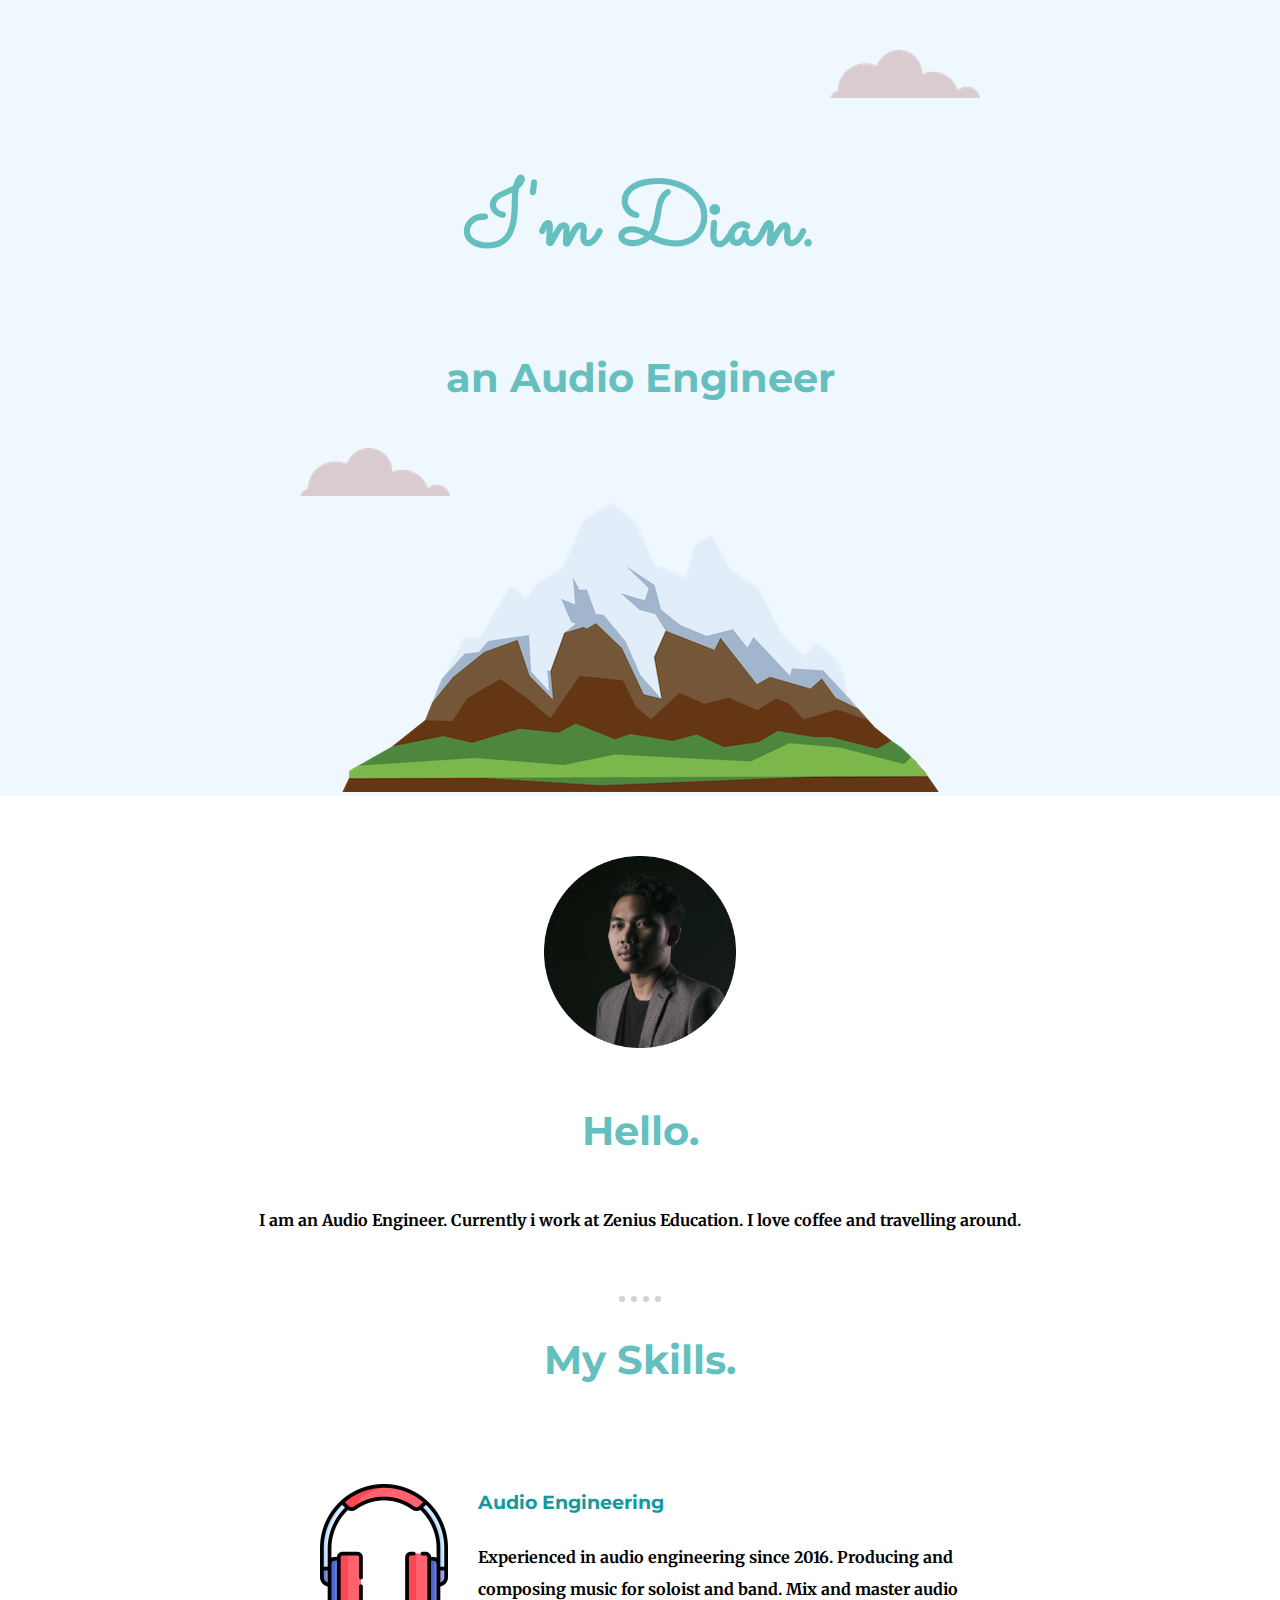
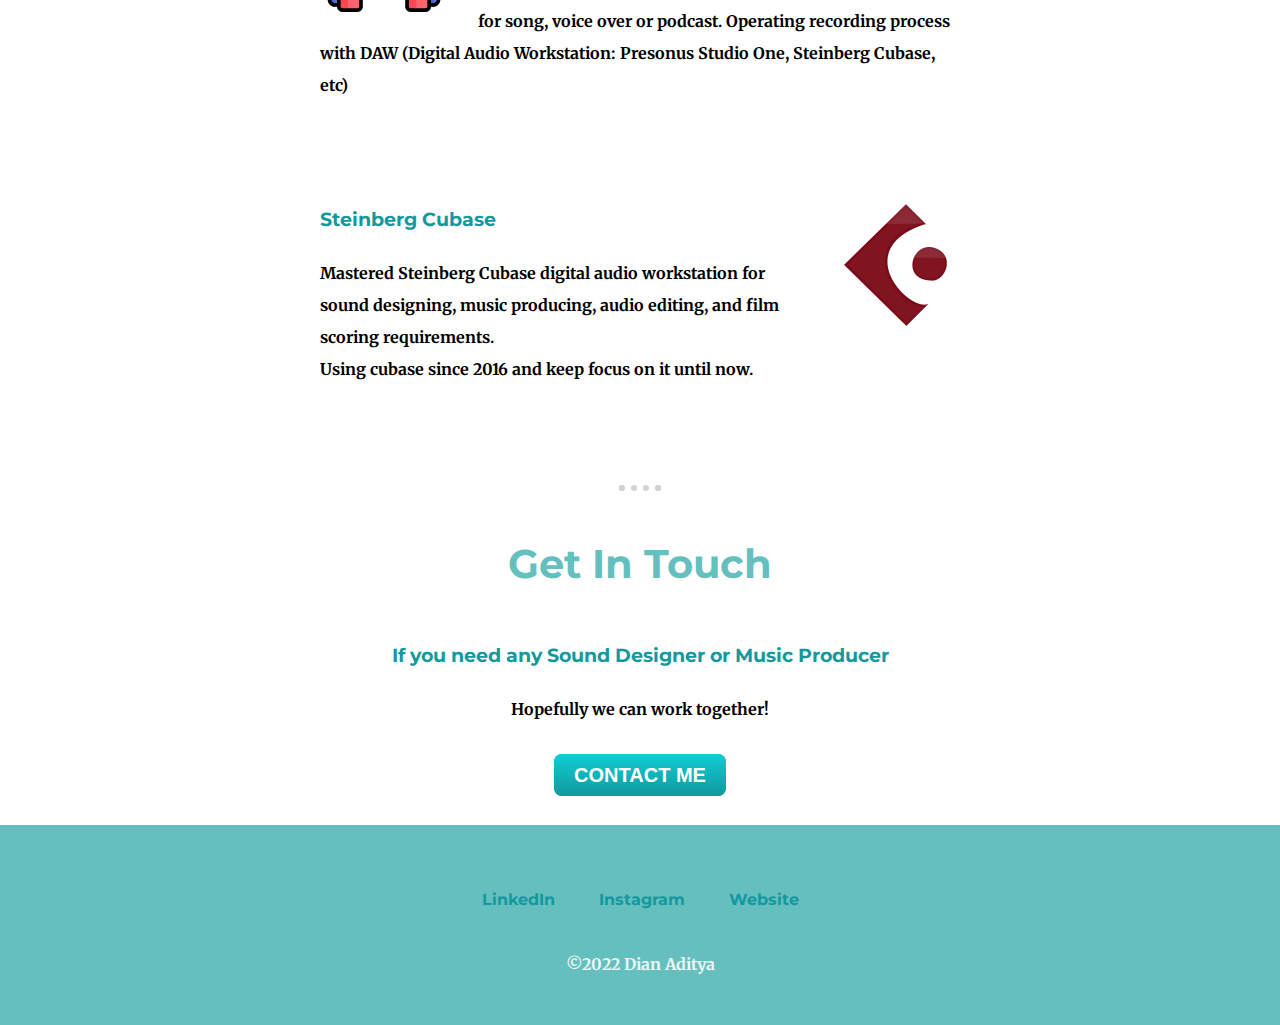
<file: index.html>
<!DOCTYPE html>
<html lang="en">
<head>
    <meta charset="UTF-8">
    <title>Dian Aditya</title>
    <link rel="stylesheet" href="css/styles.css">
    <link rel="icon" href="favicon.ico">
    <link rel="preconnect" href="https://fonts.googleapis.com">
    <link rel="preconnect" href="https://fonts.gstatic.com" crossorigin>
    <link href="https://fonts.googleapis.com/css2?family=Merriweather&family=Montserrat&family=Sacramento&display=swap" rel="stylesheet">
</head>
<body>
    <div class="top">
        <img class="top-cloud" src="images/cloud.png" alt="cloud-img">
        <h1>I'm Dian.</h1>
        <h2>an Audio Engineer</h2>
        <img class="bottom-cloud" src="images/cloud.png" alt="cloud-img">
        <img src="images/mountain.png" alt="mountain-img">
        </div>
        <div class="mid">
        <div class="profile">
          <img class="profile-picture" src="images/dian-modified.png" alt="profile-picture">
          <h2>Hello.</h2>
          <p>I am an Audio Engineer. Currently i work at Zenius Education. I love coffee and travelling around.</p>
        </div>
        </div>
        <hr class="horizon">
        <div class="skills">
          <h2>My Skills.</h2>
          <div class="skill-row">
            <img class="headphones-img" src="images/headphones.png" alt="headphones-img">
            <h3>Audio Engineering</h3>
            <p>Experienced in audio engineering since 2016. Producing and composing music for soloist and band. Mix and master audio for song, voice over or podcast. Operating recording process with DAW (Digital Audio Workstation: Presonus Studio One, Steinberg Cubase, etc)</p>
            </div>
            <div class="skill-row">
            <img class="cubase-img" src="images/Cubase.png" alt="cubase-img">
            <h3>Steinberg Cubase</h3>
            <p class="cubase-description">Mastered Steinberg Cubase digital audio workstation for sound designing, music producing, audio editing, and film scoring requirements. <br>
                Using cubase since 2016 and keep focus on it until now.</p>
          </div>
        </div>
        <hr class="horizon">
        <div class="contact-me">
          <h2>Get In Touch</h2>
          <h3>If you need any Sound Designer or Music Producer</h3>
          <p>Hopefully we can work together!</p>
        <div class="button">
          <a class="btn" href="mailto:dian.aditya53@gmail.com">CONTACT ME</a>
        </div>
        </div>
      </div>
      
      
      <footer class="bottom">
        <a class="footer-link" href="https://www.linkedin.com/in/dian-aditya-a297b3169/">LinkedIn</a>
        <a class="footer-link" href="https://www.instagram.com/dian.aditya_/">Instagram</a>
        <a class="footer-link" href="https://soundcloud.com/">Website</a>
        <p class="copyright">©2022 Dian Aditya</p>
      </footer>
      
    
</body>
</html>
</file>
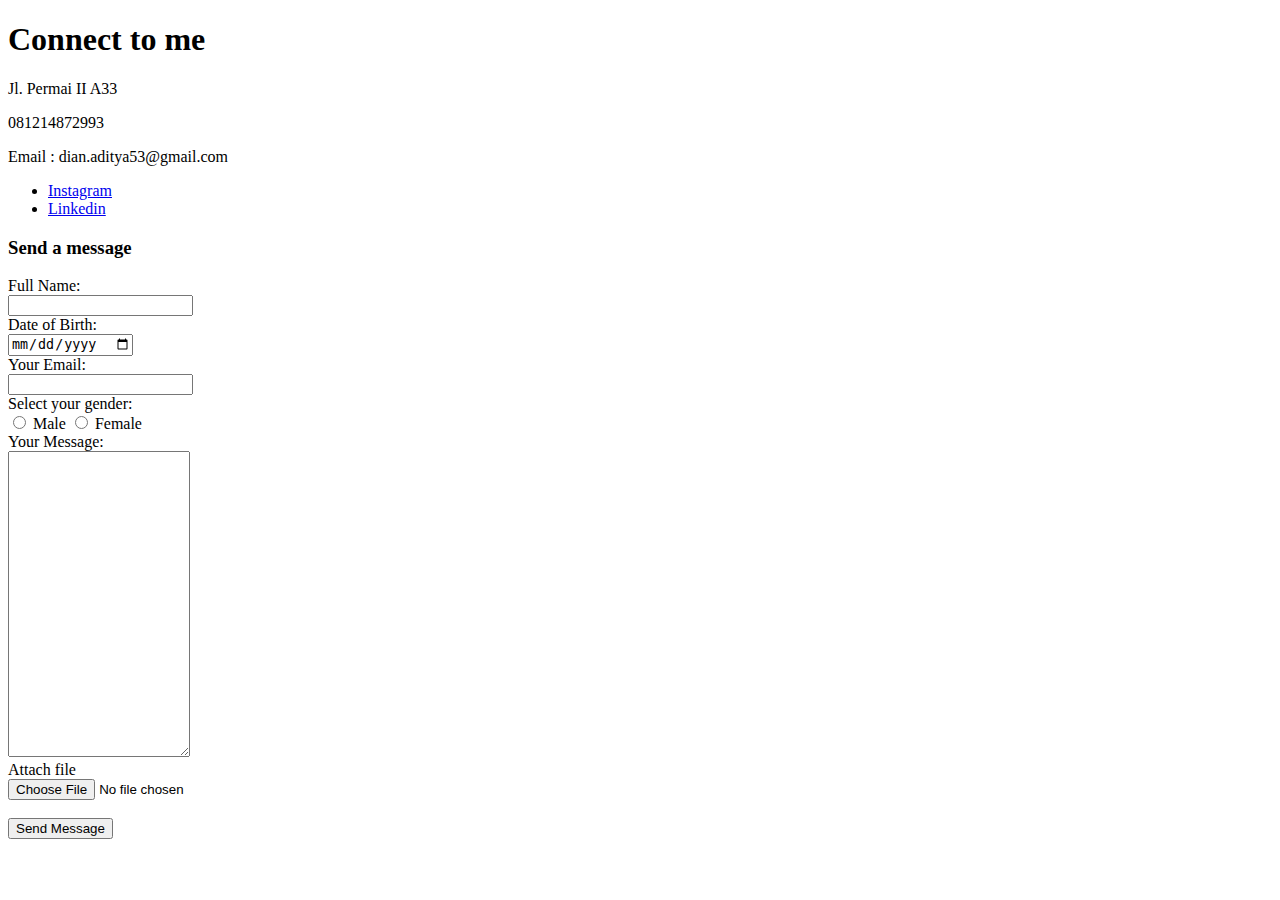
<file: contact.html>
<!DOCTYPE html>
<html lang="en">
<head>
    <meta charset="UTF-8">
    <meta http-equiv="X-UA-Compatible" content="IE=edge">
    <meta name="viewport" content="width=device-width, initial-scale=1.0">
    <title>Contact Dian Aditya</title>
</head>
<body>
    <h1>Connect to me</h1>
    <p>Jl. Permai II A33</p>
    <p>081214872993</p>
    <p>Email : dian.aditya53@gmail.com</p>
    <ul>
        <li><a href="https://www.instagram.com/dian.aditya_/">Instagram</a></li>
        <li><a href="https://www.linkedin.com/in/dian-aditya-a297b3169/">Linkedin</a></li>
    </ul>
    <h3>Send a message</h3>
    <form action="dian.aditya53@gmail.com" method="post" enctype="text/plain">
        <label>Full Name:</label>
        <br>
        <input type="text" name="Name" id="">
        <br>
        <label>Date of Birth:</label>
        <br>
        <input type="date" name="Date of Birth" id="">
        <br>
        <label>Your Email:</label>
        <br>
        <input type="email" name="From">
        <br>
        <label>Select your gender:</label>
        <br>
        <input type="radio" id="genderChoice1" name="gender" value="male">
        <label for="genderchoice1">Male</label>
        <input type="radio" id="genderChoice2" name="gender" value="female">
        <label for="genderchoice1">Female</label>
        <br>
        <label>Your Message:</label>
        <br>
        <textarea name="Message" id="" cols="20" rows="20"></textarea>
        <br>
        <label for="attachfile">Attach file</label>
        <br>
        <input type="file"
        id="attachfile" name="files">
        <br>
        <br>
        <input type="submit" value="Send Message">
    </form>
</body>
</html>
</file>
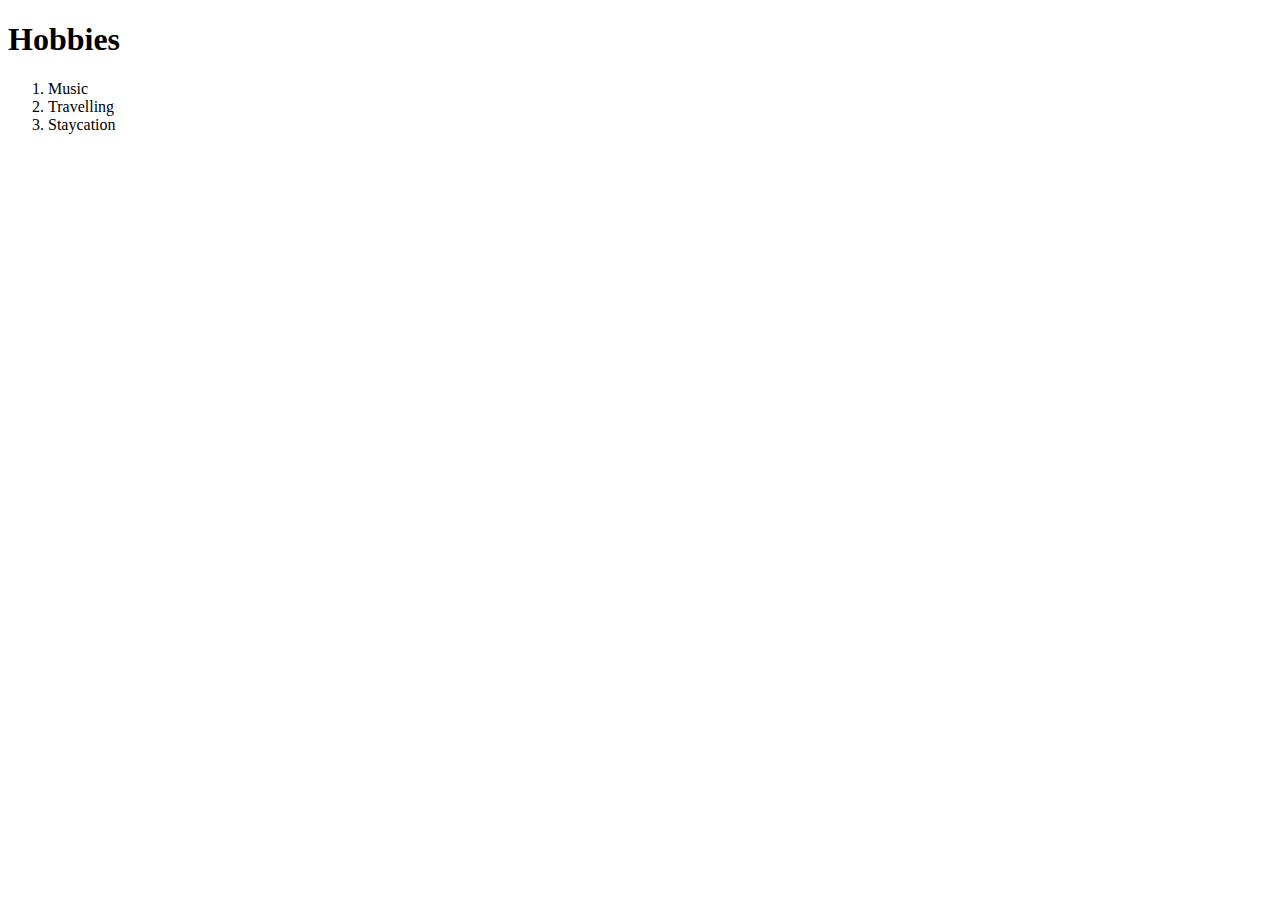
<file: hobbies.html>
<!DOCTYPE html>
<html lang="en">
<head>
    <meta charset="UTF-8">
    <title>Dian Aditya's Hobby</title>
</head>
<body>
    <h1>Hobbies</h1>
    <ol>
        <li>Music</li>
        <li>Travelling</li>
        <li>Staycation</li>
    </ol>
</body>
</html>
</file>
<file: css/styles.css>
body {
    margin: 0;
    text-align: center;
    font-family: 'Merriweather', serif;
    font-weight: bold;
}

h1 {
   margin-top: 50px auto 0 auto; 
   font-family: 'Sacramento', cursive;
   font-size: 5.625rem;
   font-weight: bold;
   color: #66bfbf;
}

h2 {
    font-family: 'Montserrat', sans-serif;
    font-size: 2.5rem; 
    font-weight: bold;
    color: #66bfbf;
}

h3 {
    font-family: 'Montserrat', sans-serif;
    color: #11999e;
}

.profile-picture {
    width: 15%;
}

.top {
    background-color: aliceblue;
    position: relative;
    padding-top: 100px;
}

.mid {
    margin: 60px auto;
}

.profile {
    line-height: 2;
}

.bottom-cloud {
    position: absolute;
    left: 300px;
    bottom: 300px;
}

.top-cloud {
    position: absolute;
    top: 50px;
    right: 300px;
}

.skills {
}

.skill-row {
    margin: 100px auto;
    width: 50%;
    text-align: left;
    line-height: 2;
    
}

.headphones-img {
    width: 20%;
    float: left;
    margin-right: 30px;
}

.cubase-img {
    width: 20%;
    float: right;
    margin-left: 30px;
}

.button {
    margin: 30px;
}

.btn {
    background: #3498db;
    background-image: -webkit-linear-gradient(top, #11cdd4, #11999e);
    background-image: -moz-linear-gradient(top, #11cdd4, #11999e);
    background-image: -ms-linear-gradient(top, #11cdd4, #11999e);
    background-image: -o-linear-gradient(top, #11cdd4, #11999e);
    background-image: linear-gradient(to bottom, #11cdd4, #11999e);
    -webkit-border-radius: 28;
    -moz-border-radius: 28;
    border-radius: 8px;
    font-family: Arial;
    color: #ffffff;
    font-size: 20px;
    padding: 10px 20px 10px 20px;
    text-decoration: none;
}
  
.btn:hover {
    background: #3cb0fd;
    background-image: -webkit-linear-gradient(top, #3cb0fd, #2bc4ad);
    background-image: -moz-linear-gradient(top, #3cb0fd, #2bc4ad);
    background-image: -ms-linear-gradient(top, #3cb0fd, #2bc4ad);
    background-image: -o-linear-gradient(top, #3cb0fd, #2bc4ad);
    background-image: linear-gradient(to bottom, #3cb0fd, #2bc4ad);
    text-decoration: none;
}

.contact-me {
    line-height: 2;
}

.horizon {
    color: lightgray;
    border: 6px dotted;
    border-top: none;
    width: 30px;
}

.bottom {
    height: 100px;
    background: #66bfbf;
    padding: 50px 0;
    text-align: center;
    line-height: 3;
}

.footer-link {
    text-decoration: none;
    font-family: 'Montserrat', sans-serif;
    font-weight: bold;
    color: #11999e;
    margin: auto 20px;
}

.copyright {
    color: #eaf6f6;
}
</file>
